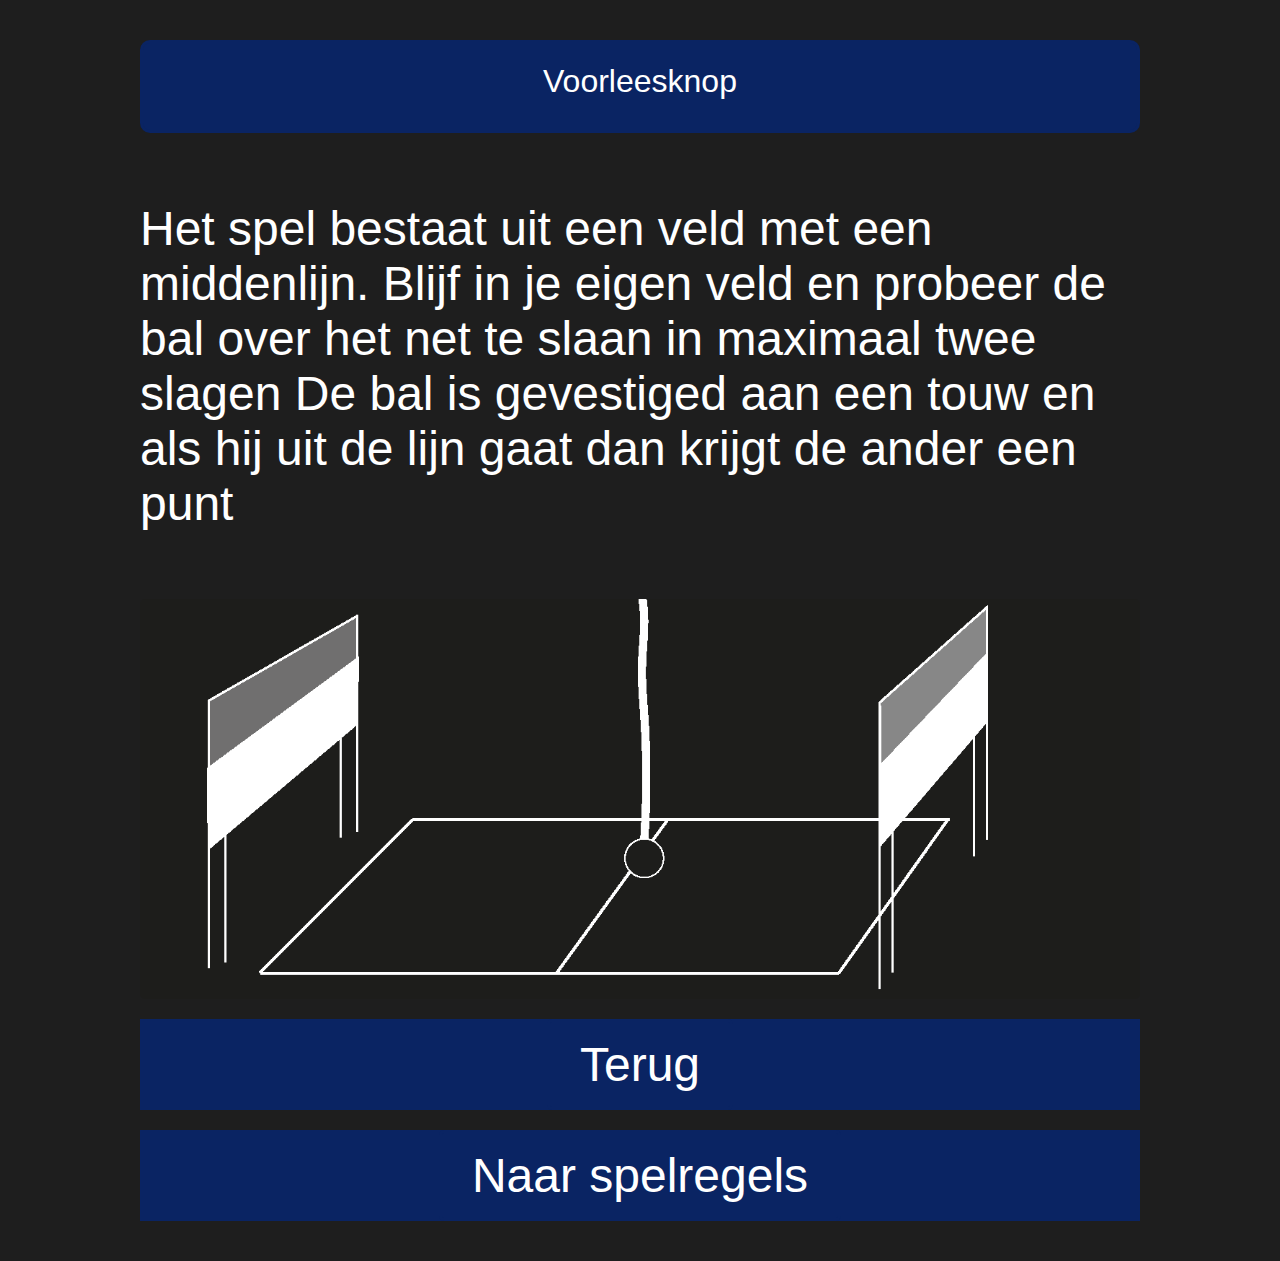
<file: gameexplain.html>
<!DOCTYPE html>
<html lang="en">
<head>
    <meta charset="UTF-8">
    <meta name="viewport"
          content="width=device-width, user-scalable=no, initial-scale=1.0, maximum-scale=1.0, minimum-scale=1.0">
    <meta http-equiv="X-UA-Compatible" content="ie=edge">
    <title>Document</title>
    <link rel="stylesheet" type="text/css" href="css/style.css">
    <script type="text/javascript" src="js/gameexplain.js" defer></script>
</head>
<body>

<section id="body"></section>


</body>
</html>
</file>
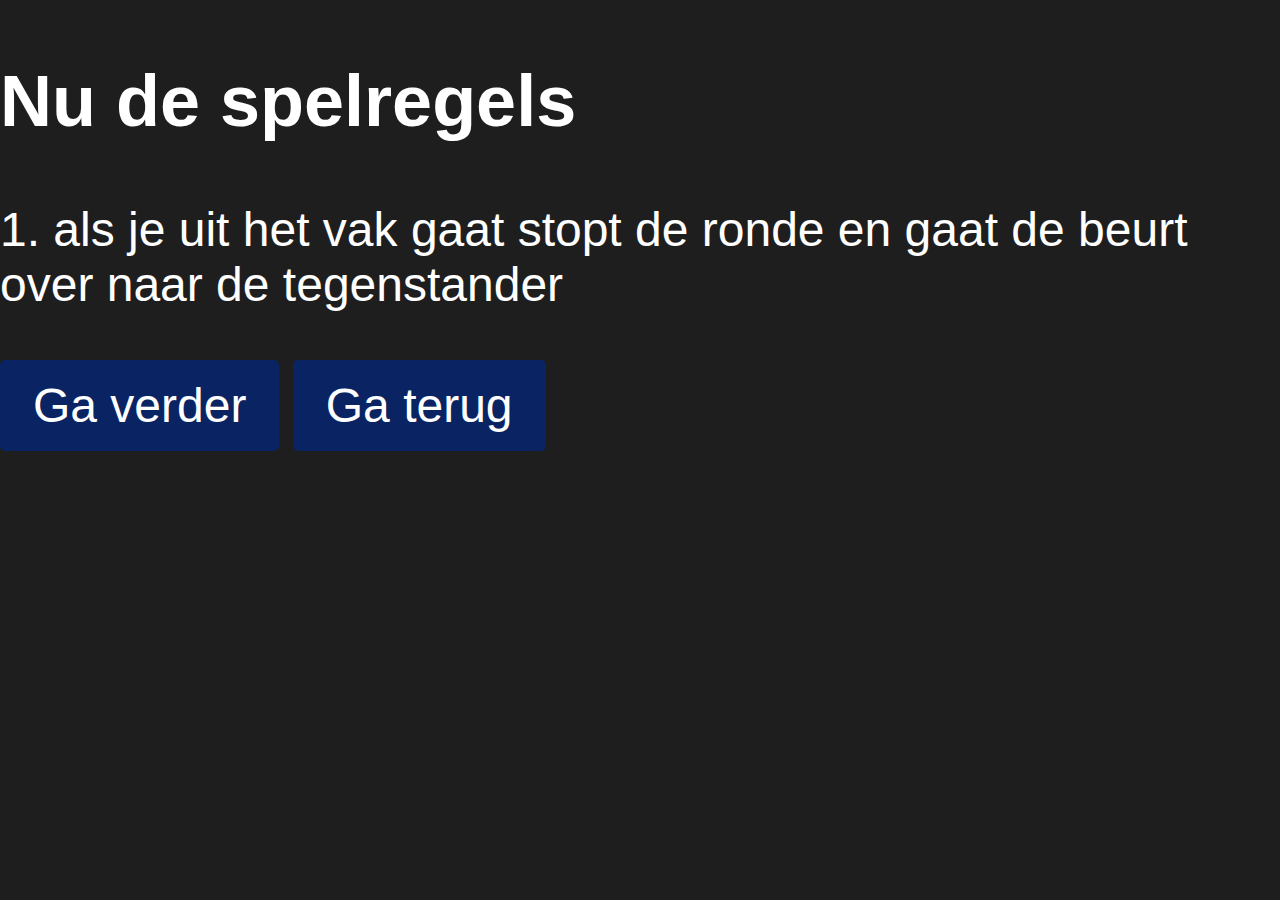
<file: playrules.html>
<!doctype html>
<html lang="en">
<head>
    <meta charset="UTF-8">
    <meta name="viewport"
          content="width=device-width, user-scalable=no, initial-scale=1.0, maximum-scale=1.0, minimum-scale=1.0">
    <meta http-equiv="X-UA-Compatible" content="ie=edge">
    <link rel="stylesheet" type="text/css" href="css/style.css">
    <script type="text/javascript" src="js/playrules.js" defer></script>

    <title>Spelregels</title>
</head>
<body>

<main>
    <section id="one" class="menu-on">
<h2>Nu de spelregels</h2>
        <p>1. als je uit het vak gaat stopt de ronde en gaat de beurt over naar de tegenstander</p>
    </section>

    <section id="two" class="menu-off">

    </section>

    <section id="three" class="menu-off">

    </section>

    <section id="four" class="menu-off">

    </section>

    <section id="five" class="menu-off">

    </section>

    <section id="six" class="menu-off">

    </section>

    <section id="seven" class="menu-off">

    </section>

    <button class="button-playrules">
        Ga verder
    </button>

    <button class="button-playrules">
        Ga terug
    </button>


</main>

</body>
</html>
</file>
<file: css/style.css>
:root {
    --scale: 5;
    --size: 200px;
    --scrollbar-width: 36px;
    --handle-background: url("https://www.svgrepo.com/show/263197/magnifying-glass-search.svg");
    background-color: #1E1E1E;
}

.extraClass{
    background-color: white;
    color: black;
}

.wrapper {
    max-width: 90vw;
    padding: 20px 0 3% 0 ;
    overflow-block: hidden;

}

#field {
    padding-left: 70px;
}

.handle {
    position: absolute;
    height: calc(var(--size) * 1.9);
    width: calc(var(--size) * 1.9);
    background: var(--handle-background);
    background-size: contain;
    filter: drop-shadow(-2px -2px 10px rgba(0, 0, 0, 0.5));
}

.magnifying-glass {
    position: absolute;
    padding: 0;
    margin: 0;
    height: var(--size);
    width: var(--size);
    border: solid 3px black;
    background: radial-gradient(#f5fcfc 45%, gray);
    overflow: hidden;
    border-radius: 50%;
}

.magnifying-glass::after {
    display: block;
    position: relative;
    content: "";
    top: calc(2 * var(--size) / 3);
    left: calc(2 * var(--size) / 3);
    height: 15px;
    width: 30px;
    background-color: white;
    border-radius: 50%;
    z-index: 10;
    transform: rotate(-45deg);
    opacity: 70%;
}

#magtext {
    font-size: 21px;
}
.body-clone {
    position: absolute;
    margin-left: 8vw;
    padding: inherit;
    height: 100vh;
    width: calc(100vw - var(--scrollbar-width));
    transform: scale(var(--scale));

}

#magnify {
    font-size: 2rem;
    padding: 20px;
    border-radius: 10px;
    cursor: pointer;
    align-content: center;
    justify-content: center;
    flex-direction: row;
    gap: 20px;

}

.magnify-button {
    display: flex;
    flex-direction: column;
}

.magnify-speech {
    display: flex;
    flex-direction: row;
    justify-content: space-between;

}

#magnify:hover {
    color: white;
    background-color: #1E1E1E;
    box-shadow: none;
}

html {
    width: 100%;
    height: 100%;
}

.play-container {
    margin: 200px 100px;
    width: 80vw;
    height: 80vh;
}

.play-section {
    display: flex;
    text-align: center;
    flex-direction: column;
    align-items: center;
    position: relative;
    font-size: xxx-large;
}

.play-button {
    display: flex;
    align-content: center;
    justify-content: center;
    flex-direction: column;
    gap: 50px;
    padding: 3% 5% 0.2%;
    font-size: xx-large;
    border-radius: 10px;
}

.play-button:hover {
    color: white;
}

.backAndContinueButtons {
    display: flex;
    flex-direction: row;
    justify-content: space-between;
    gap: 20px
}

.homeButton a {
    text-decoration: none;

}

.homeButton:hover {
    background-color: #1E1E1E;
    color: #FFFFFF;
}
.button-playrules:hover {
    background-color: #1E1E1E;
    color: #FFFFFF;
}

#voorlees {
    align-content: center;
    justify-content: center;
    flex-direction: row;
    gap: 20px;
    padding: 2% 5% 3%;
    font-size: xx-large;
    border-radius: 10px;
}

#voorlees:hover {
    color: white;
    background-color: #1E1E1E;
    box-shadow: none;
}

.hidden {
    display: none;
}

img {
    width: 650px;
    height: 450px;
}


body{
    background-color: #1E1E1E;
    font-family: Helvetica, serif;
    color: white;
    font-size: 3rem;
    margin: 0;

}
.extraClass{
    background-color: #EAEAEA;
    color: black;
}
h1{
    margin: 0;
    font-size: 7rem;
}

header{
    display: flex;
    flex-direction: column;
    justify-content: center;
    align-items: center;
    gap: 10px;
    height: 100vh;
    margin: 0 30px;
}

.explImage{
    width: 100%;
    border-radius: 5px;

    height: 400px;
    object-fit: cover;
}

.center-container{
    max-width: 1000px;
    margin: 0 auto;
    display: flex;
    flex-direction: column;
    gap: 20px
}

header p{
    text-align: center;
}

button{
    padding: 15px 30px;
    color: #FFFFFF;
    text-decoration: none;
    font-size: 48px;
    text-align: center;
    border-radius: 5px;
    border: 3px solid #0a2463;
    background-color: #0a2463;
    position: relative;
}

a{
    text-align: center;
    background-color: #0a2463;
}

.play-container {
    margin: 200px 100px;
    text-align: center;
}

.play-section {
    display: flex;
    align-content: center;
    justify-content: center;
    text-align: center;
}

.play-button {
    display: flex;
    align-content: center;
    justify-content: center;
    flex-direction: row;
    gap: 20px;
}

.button-playrules:hover {
    background-color: #1E1E1E;
    color: #FFFFFF;
}

.hidden {
    display: none;
}

#text-field{
    text-align: center;
}

#body{
    padding: 40px 20px;
}

@media(max-width: 481px){
    header div{
        display: flex;
        flex-direction: column;
        gap: 20px;
    }
    header{
        height: unset;
    }

    header h1{
        font-size: 4rem;
    }

    .explImage{
        max-width: 100%;
        max-height: 100%;
        object-fit: scale-down;
    }

    .magnify-speech {
        width: 100%;
        flex-direction: column;
    }

    .playrules-img {
        max-width: 100%;
        max-height: 100%;
        object-fit: scale-down;
    }

    #field {
        padding: 0 10px 0 25px;
    }

    #magtext {
        display: flex;
        text-align: center;
    }

    .play-button {
        flex-direction: column;
    }

    .magnify-speech {
        flex-direction: column;
    }

    .playrules-img {
        max-width: 100%;
        max-height: 100%;
        object-fit: scale-down;
    }

    #field {
        padding: 0 10px 0 25px;
    }

    #magtext {
        display: flex;
        text-align: center;
    }

    .play-button {
        flex-direction: column;
    }

    .homeButton {
        display: flex;
        align-items: center;
        justify-content: center;
    }


}
</file>
